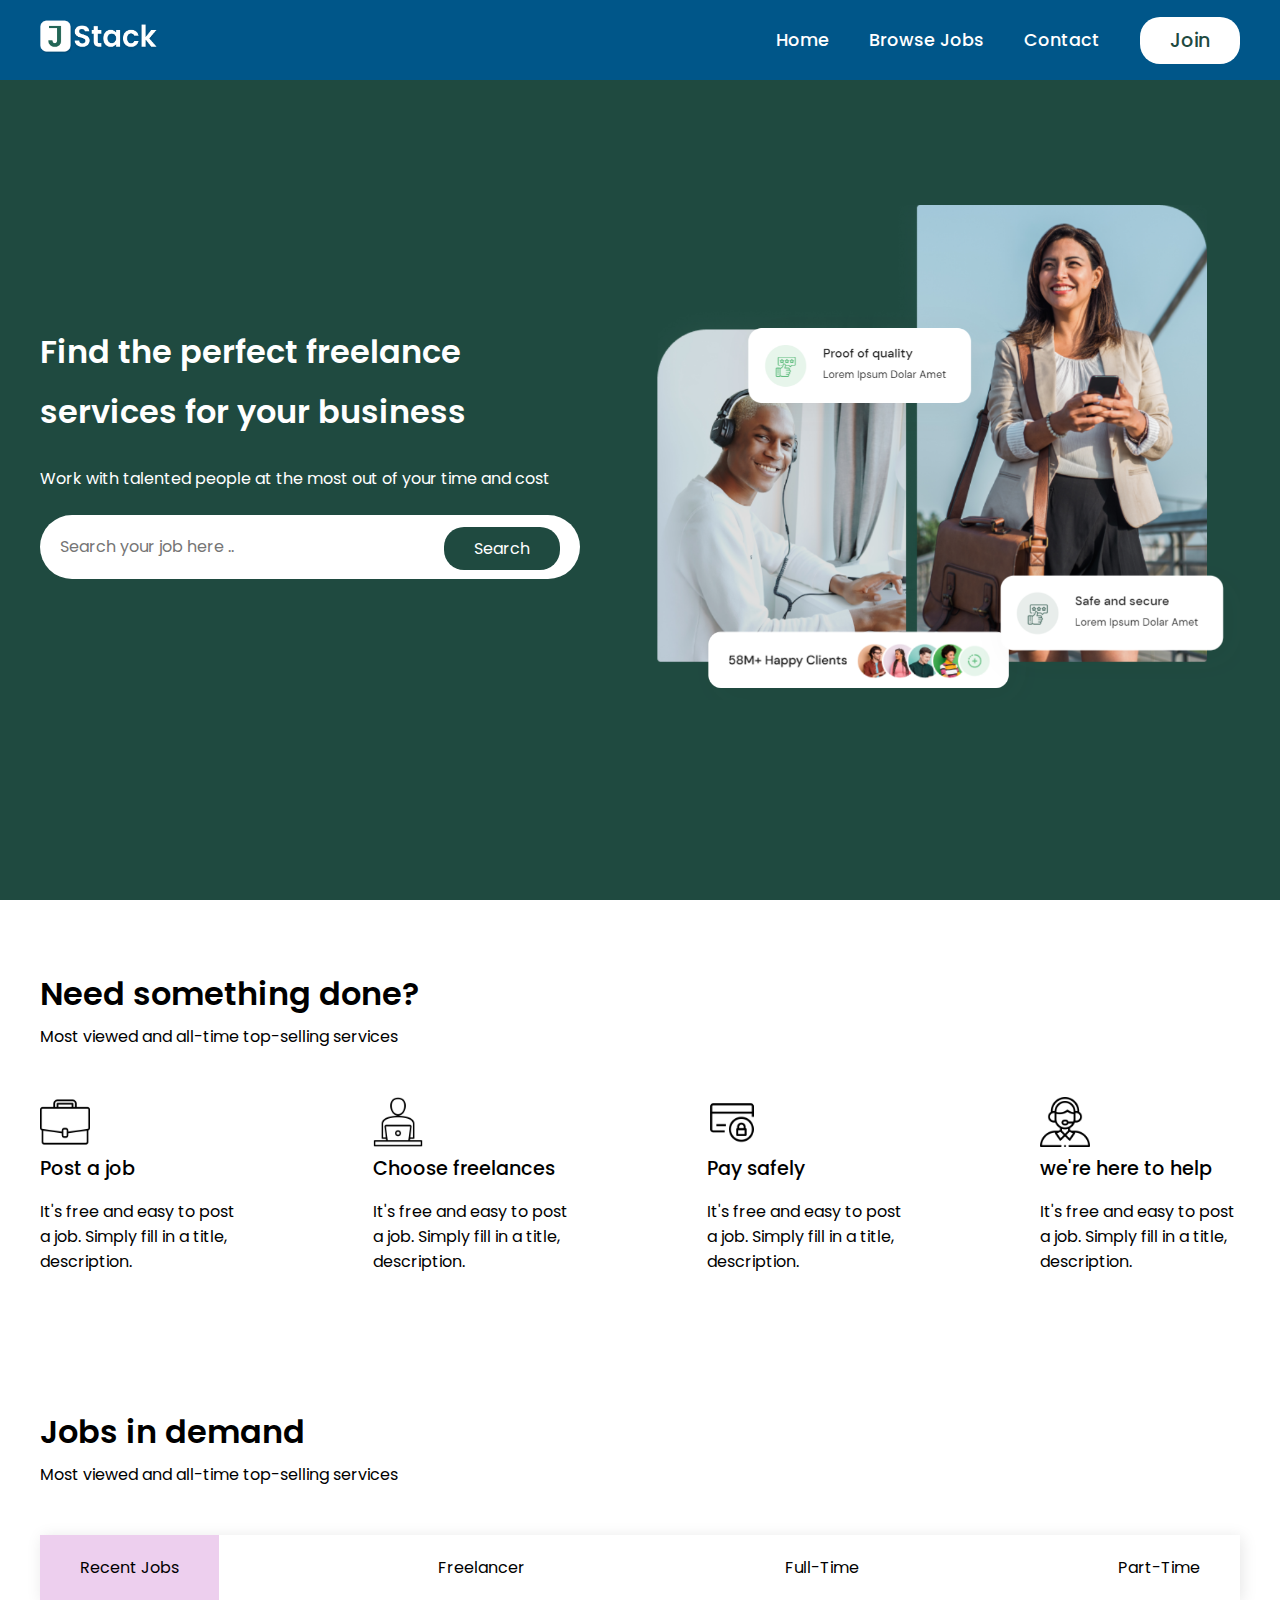
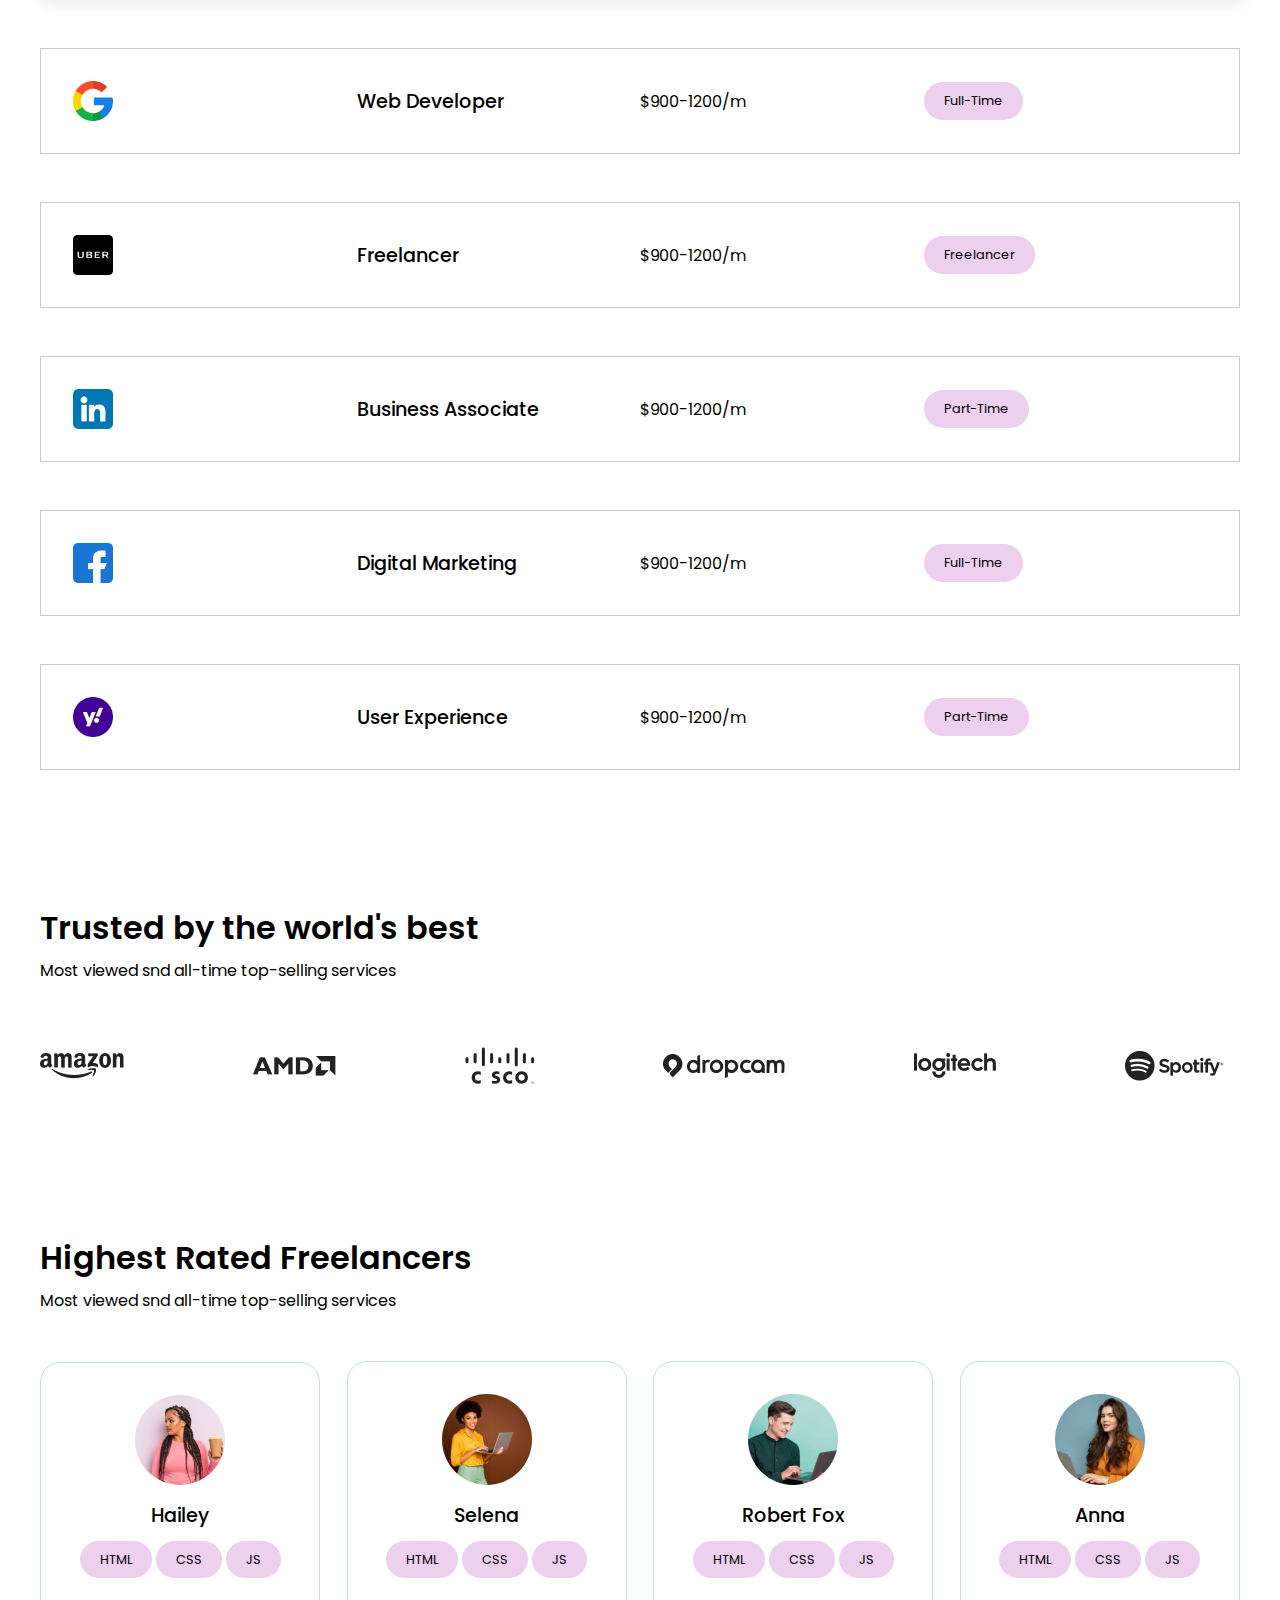
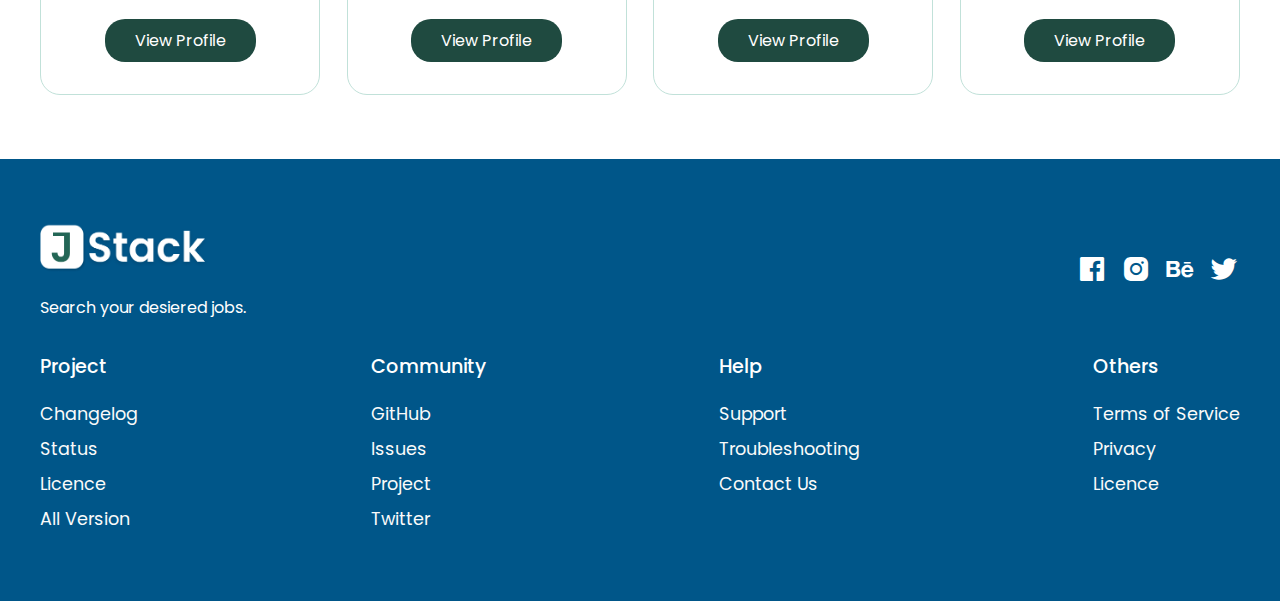
<file: HireHub/index.html>
<!DOCTYPE html>
<html lang="en">
  <head>
    <meta charset="UTF-8" />
    <meta name="viewport" content="width=device-width, initial-scale=1.0" />
    <title>JSTACK - Search Jobs</title>
    <link rel="stylesheet" href="style.css" />
    <link
      href="https://unpkg.com/boxicons@2.1.4/css/boxicons.min.css"
      rel="stylesheet"
    />
  </head>

  <body>
    <!-- Header  Section-->

    <header>
      <div id="navbar" class="obj-width">
        <a href="http://127.0.0.1:5500/JSTACK-Job-Portal-Website-main/index.html">
          <img class="logo" src="images/logo.png" alt=""
        /></a>
        <ul id="menu">
          <li><a href="http://127.0.0.1:5500/JSTACK-Job-Portal-Website-main/index.html">Home</a></li>
          <li><a href="http://127.0.0.1:5500/JSTACK-Job-Portal-Website-main/jobs/job.html">Browse Jobs</a></li>
          <li><a href="http://127.0.0.1:5500/JSTACK-Job-Portal-Website-main/contact.html">Contact</a></li>
          <button id="w-btn">Join</button>
        </ul>

        <i id="bar" class="bx bx-menu"></i>
      </div>
    </header>

    <!-- Hero  Section-->

    <section class="hero">
      <div class="hero-box obj-width">
        <div class="h-left">
          <h2>Find the perfect freelance services for your business</h2>
          <p>Work with talented people at the most out of your time and cost</p>
          <div class="search">
            <input type="text" placeholder="Search your job here .." />
            <a id="g-btn" href="#">Search</a>
          </div>
        </div>
        <div class="h-right">
          <img src="images/hero1.PNG" alt="" />
        </div>
      </div>
    </section>

    <!-- Features  Section-->

    <section class="features sec-space obj-width">
      <h2>Need something done?</h2>
      <p>Most viewed and all-time top-selling services</p>
      <div class="fe-box">
        <div>
          <img src="images/fe 1.png" alt="" />
          <h3>Post a job</h3>
          <p>
            It's free and easy to post a job. Simply fill in a title,
            description.
          </p>
        </div>

        <div>
          <img src="images/fe 2.png" alt="" />
          <h3>Choose freelances</h3>
          <p>
            It's free and easy to post a job. Simply fill in a title,
            description.
          </p>
        </div>

        <div>
          <img src="images/fe 3.png" alt="" />
          <h3>Pay safely</h3>
          <p>
            It's free and easy to post a job. Simply fill in a title,
            description.
          </p>
        </div>

        <div>
          <img src="images/fe 4.png" alt="" />
          <h3>we're here to help</h3>
          <p>
            It's free and easy to post a job. Simply fill in a title,
            description.
          </p>
        </div>
      </div>
    </section>

    <!-- Job Listing  Section-->

    <section class="jobs sec-space obj-width">
      <h2>Jobs in demand</h2>
      <p>Most viewed and all-time top-selling services</p>

      <ul class="job-id">
        <li data-target="all" class="active">Recent Jobs</li>
        <li data-target="freelancer">Freelancer</li>
        <li data-target="fullTime">Full-Time</li>
        <li data-target="partTime">Part-Time</li>
      </ul>
      <div class="jobs-container">
        <li data-item="fulltime" class="jList">
          <img src="images/google.png" alt="" />
          <h3>Web Developer</h3>
          <p>$900-1200/m</p>
          <span id="key">Full-Time</span>
        </li>

        <li data-item="freelancer" class="jList">
          <img src="images/uber.png" alt="" />
          <h3>Freelancer</h3>
          <p>$900-1200/m</p>
          <span id="key">Freelancer</span>
        </li>
        <li data-item="partTime" class="jList">
          <img src="images/linkedin.png" alt="" />
          <h3>Business Associate</h3>
          <p>$900-1200/m</p>
          <span id="key">Part-Time</span>
        </li>
        <li data-item="fullTime" class="jList">
          <img src="images/facebook.png" alt="" />
          <h3>Digital Marketing</h3>
          <p>$900-1200/m</p>
          <span id="key">Full-Time</span>
        </li>

        <li data-item="partTime" class="jList">
          <img src="images/yahoo.png" alt="" />
          <h3>User Experience</h3>
          <p>$900-1200/m</p>
          <span id="key">Part-Time</span>
        </li>
      </div>
    </section>

    <!-- Brand  Section-->
    <section class="trust sec-space obj-width">
      <h2>Trusted by the world's best</h2>
      <p>Most viewed snd all-time top-selling services</p>

      <div class="t-box">
        <img src="images/t1.png" alt="" />
        <img src="images/t2.png" alt="" />
        <img src="images/t3.png" alt="" />
        <img src="images/t4.png" alt="" />
        <img src="images/t5.png" alt="" />
        <img src="images/t6.png" alt="" />
      </div>
    </section>

    <!-- Team  Section-->

    <section class="team sec-space obj-width">
      <h2>Highest Rated Freelancers</h2>
      <p>Most viewed snd all-time top-selling services</p>

      <div class="team-container">
        <div class="fL-box">
          <img src="images/fl-1.png" alt="" />
          <h3>Hailey</h3>
          <div class="skiLL">
            <span id="key">HTML</span>
            <span id="key">CSS</span>
            <span id="key">JS</span>
          </div>
          <a href="#" id="g-btn">View Profile</a>
        </div>
        <div class="fL-box">
          <img src="images/fl-2.png" alt="" />
          <h3>Selena</h3>
          <div class="skiLL">
            <span id="key">HTML</span>
            <span id="key">CSS</span>
            <span id="key">JS</span>
          </div>
          <a href="#" id="g-btn">View Profile</a>
        </div>
        <div class="fL-box">
          <img src="images/fl-3.png" alt="" />
          <h3>Robert Fox</h3>
          <div class="skiLL">
            <span id="key">HTML</span>
            <span id="key">CSS</span>
            <span id="key">JS</span>
          </div>
          <a href="#" id="g-btn">View Profile</a>
        </div>
        <div class="fL-box">
          <img src="images/fl-4.png" alt="" />
          <h3>Anna</h3>
          <div class="skiLL">
            <span id="key">HTML</span>
            <span id="key">CSS</span>
            <span id="key">JS</span>
          </div>
          <a href="#" id="g-btn">View Profile</a>
        </div>
      </div>
    </section>

    <!-- Footer  Section-->
  <footer class="footer">
    <div class="obj-width">
      <div class="top">
        <div>
          <img class="logo" src="images/logo.png" alt="">
          <p>Search your desiered jobs.</p>
        </div>
        <div>
          <a href="https://youtube.com/@memer_0715?si=JjX1kTSd0mKwl0E0"><i class='bx bxl-facebook-square'></i></a>

          <a href="https://youtube.com/@memer_0715?si=JjX1kTSd0mKwl0E0"><i class='bx bxl-instagram-alt'></i></a>

          <a href="https://youtube.com/@memer_0715?si=JjX1kTSd0mKwl0E0"><i class='bx bxl-behance'></i></a>

          <a href="https://youtube.com/@memer_0715?si=JjX1kTSd0mKwl0E0"><i class='bx bxl-twitter'></i></a>
        </div>
      </div>
      <div class="bottom">
        <div>
        <h3>Project</h3>
        <a href="#">Changelog </a>
        <a href="#">Status </a>
        <a href="#">Licence </a>
        <a href="#">All  Version  </a>
    </div>
    <div>
      <h3>Community</h3>
      <a href="#">GitHub </a>
      <a href="#">Issues </a>
      <a href="#">Project </a>
      <a href="#">Twitter </a>
  </div>

  <div>
    <h3>Help</h3>
    <a href="#">Support </a>
    <a href="#">Troubleshooting </a>
    <a href="#">Contact  Us </a>
   
</div>
<div>
  <h3>Others</h3>
  <a href="#">Terms of Service </a>
  <a href="#">Privacy </a>
  <a href="#">Licence </a>
 
</div>



      </div>
    </div>
  </footer>









    
    <script src="script.js"></script>
    <script src="toggle.js"></script>
  </body>
</html>
</file>
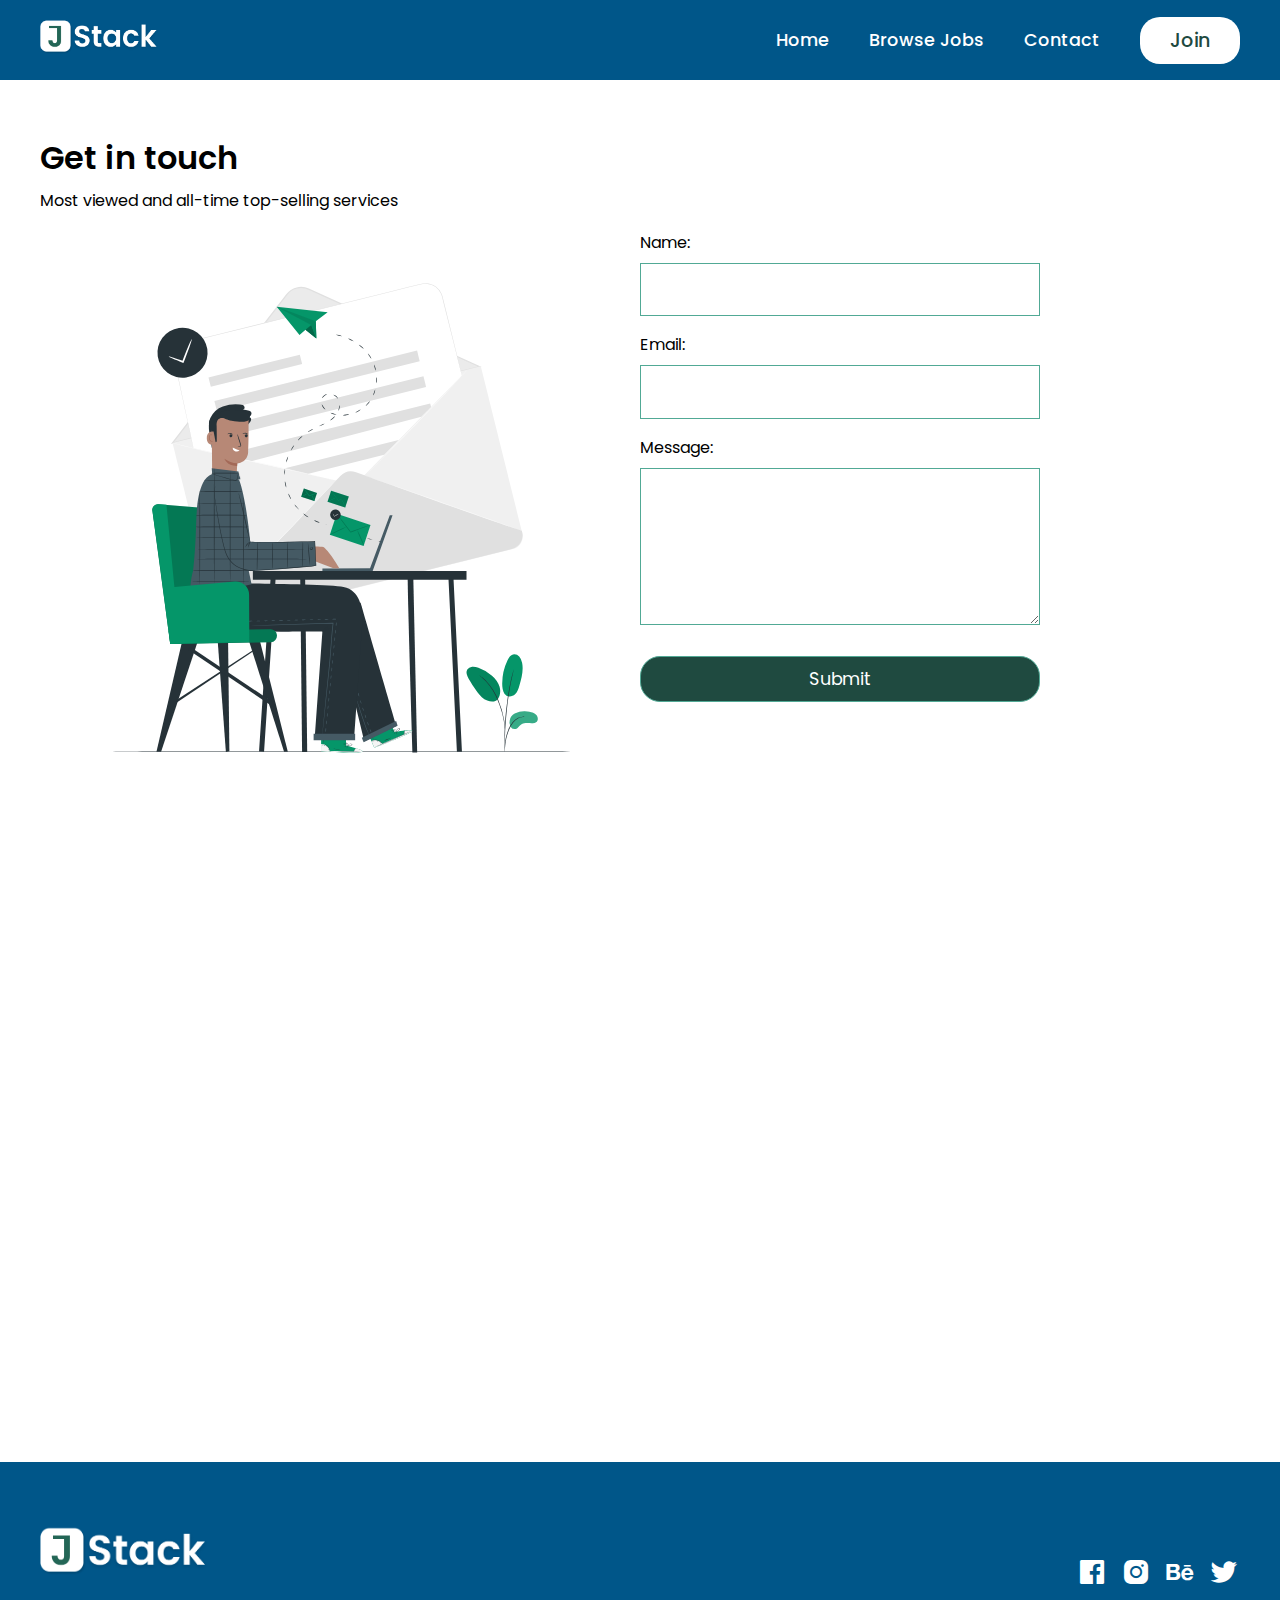
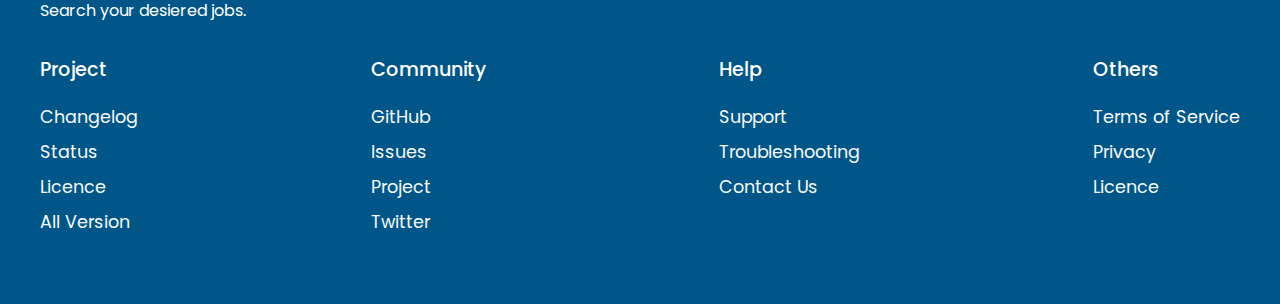
<file: HireHub/contact.html>
<!DOCTYPE html>
<html lang="en">
  <head>
    <meta charset="UTF-8" />
    <meta name="viewport" content="width=device-width, initial-scale=1.0" />
    <title>JSTACK - Search Jobs</title>
    <link rel="stylesheet" href="style.css" />
    <link
      href="https://unpkg.com/boxicons@2.1.4/css/boxicons.min.css"
      rel="stylesheet"
    />
  </head>

  <body>
    <!-- Header  Section-->

    <header>
      <div id="navbar" class="obj-width">
        <a href="index.html">
          <img class="logo" src="images/logo.png" alt=""
        /></a>
        <ul id="menu">
          <li><a href="http://127.0.0.1:5500/JSTACK-Job-Portal-Website-main/index.html">Home</a></li>
          <li><a href="http://127.0.0.1:5500/JSTACK-Job-Portal-Website-main/jobs/job.html">Browse Jobs</a></li>
          <li><a href="http://127.0.0.1:5500/JSTACK-Job-Portal-Website-main/contact.html">Contact</a></li>
          <button id="w-btn">Join</button>
        </ul>

        <i id="bar" class="bx bx-menu"></i>
      </div>
    </header>

    <!-- contact Section -->

    <section class="contact obj-width sec-space extra-space">
      <div class="contact-img">
        <h2>Get in touch</h2>
        <p>Most viewed and all-time top-selling services</p>
        <img src="images/contact.svg" alt="" />
      </div>
      <form id="contact-form" method="POST" action="send_email.php">
        <label for="name">Name:</label>
        <input type="text" name="name" id="name" autocomplete="off" required />

        <label for="email">Email:</label>
        <input
          type="email"
          name="email"
          id="email"
          autocomplete="off"
          required
        />

        <label for="message">Message:</label>
        <textarea name="message" id="message" rows="5" required></textarea>
        <input type="submit" id="g-btn" value="Submit" />
      </form>
    </section>

    <section class="contact obj-width sec-space">
        <iframe src="https://www.google.com/maps/embed?pb=!1m18!1m12!1m3!1d234700.74934683295!2d77.40589145000001!3d23.199409700000007!2m3!1f0!2f0!3f0!3m2!1i1024!2i768!4f13.1!3m3!1m2!1s0x397c428f8fd68fbd%3A0x2155716d572d4f8!2sBhopal%2C%20Madhya%20Pradesh!5e0!3m2!1sen!2sin!4v1742918117456!5m2!1sen!2sin" width="100%" height="450" style="border:0;" allowfullscreen="" loading="lazy" referrerpolicy="no-referrer-when-downgrade"></iframe>
    </section>

    <!-- Footer  Section-->
    <footer class="footer">
      <div class="obj-width">
        <div class="top">
          <div>
            <img class="logo" src="images/logo.png" alt="" />
            <p>Search your desiered jobs.</p>
          </div>
          <div>
            <a href="https://youtube.com/@memer_0715?si=JjX1kTSd0mKwl0E0"
              ><i class="bx bxl-facebook-square"></i
            ></a>

            <a href="https:youtube.com/@memer_0715?si=JjX1kTSd0mKwl0E0"
              ><i class="bx bxl-instagram-alt"></i
            ></a>

            <a href="https:youtube.com/@memer_0715?si=JjX1kTSd0mKwl0E0"
              ><i class="bx bxl-behance"></i
            ></a>

            <a href="https:youtube.com/@memer_0715?si=JjX1kTSd0mKwl0E0"
              ><i class="bx bxl-twitter"></i
            ></a>
          </div>
        </div>
        <div class="bottom">
          <div>
            <h3>Project</h3>
            <a href="#">Changelog </a>
            <a href="#">Status </a>
            <a href="#">Licence </a>
            <a href="#">All Version </a>
          </div>
          <div>
            <h3>Community</h3>
            <a href="#">GitHub </a>
            <a href="#">Issues </a>
            <a href="#">Project </a>
            <a href="#">Twitter </a>
          </div>

          <div>
            <h3>Help</h3>
            <a href="#">Support </a>
            <a href="#">Troubleshooting </a>
            <a href="#">Contact Us </a>
          </div>
          <div>
            <h3>Others</h3>
            <a href="#">Terms of Service </a>
            <a href="#">Privacy </a>
            <a href="#">Licence </a>
          </div>
        </div>
      </div>
    </footer>

    <script src="script.js"></script>
    <script src="toggle.js"></script>
  </body>
</html>
</file>
<file: HireHub/style.css>
@import url("https://fonts.googleapis.com/css2?family=Poppins:wght@100;200;300;400;500;600;700;800&display=swap");

* {
  margin: 0;
  padding: 0;
  box-sizing: border-box;
  font-family: "Poppins", sans-serif;
}

body {
  position: relative;
}

/* Global CSS */

h1 {
  font-size: 3rem;
  font-weight: 600;
}

h2 {
  font-size: 2rem;
  font-weight: 600;
  line-height: 60px;
}
h3 {
  font-size: 1.2rem;
  padding-bottom: 1rem;
  font-weight: 500;
}
#w-btn {
  margin-left: 40px;
  background: #fff;
  color: #1f4a40;
  padding: 9px 30px;
  border-radius: 20px;
  font-size: 1.2rem;
  font-weight: 500;
  box-shadow: none;
  border: none;
}
#g-btn{
  text-decoration: none;
  background-color: #1f4a40;
  color: #fff;
  padding: 9px 30px;

  border-radius: 20px;
  cursor: pointer;
}

.sec-space {
  padding: 4rem 0;


}
.extra-space {
  padding-top: 8rem;
}
.obj-width {
  max-width: 1200px;
  margin: auto;
}

/* Navbar */

header {
  background-color: #005689;
  position: fixed;
  top: 0;
  right: 0;
  width: 100%;
  z-index: 999;
}

#navbar {
  display: flex;
  justify-content: space-between;
  align-items: center;
  height: 80px;
}
#navbar .logo {
  width: 120px;
}
#menu {
  display: flex;
  justify-content: flex-end;
  align-items: center;
  list-style: none;
}
#menu li a {
  color: #fff;
  text-decoration: none;
  margin-left: 40px;
  font-size: 1.1rem;
  font-weight: 500;
}
#bar {
  color: #fff;
  display: none;
}

/* hero */
.hero{
  background-color: #1f4a40;

}
.hero-box{
  display: flex;
  justify-content: space-between;
  height: 100vh;
  align-items: center; 
  padding: 8rem 0;
}
.h-left{
  width: 45%;
  color: #fff;

}
.h-left p{
  padding: 1.5rem 0;
}
.search{
  position: relative;
}

.search input{
  width: 100%;
  height: 4rem;
  border-radius: 35px;
  padding: 0 20px;
  font-size: 1rem;
  outline: none;
  border: none;
}
.search a{
  position: absolute;
  top: 12px;
  right: 20px;


}

.h-right{
  width: 50%;

}
.h-right img{
  width: 100%;
  object-fit: cover;
}
.features .fe-box{
display: flex;
justify-content: space-between;
align-items: center;
flex-wrap: wrap;
}
.features .fe-box div{
  width: 200px;
}
.features .fe-box img{
  width: 50px;
  margin-top: 3rem;
}
.jobs .job-id{
  margin-top: 3rem;
  display: flex;
  justify-content: space-between;
  align-items: center;
  list-style: none;
  box-shadow: 2px 2px 15px rgba(0, 0, 0, 0.1);
}
.jobs .job-id li{
  padding: 20px 40px;
  cursor: pointer;
  color: #000;
}
.jobs .job-id li.active{
  background-color: #edcfee;
  color:#000;
}
 .jobs .jList{
  margin-top: 3rem;
  display: grid;
  grid-template-columns: repeat(4, 1fr);
  border: 1px solid #ccc;
  align-items: center;
  justify-items: start;
  cursor: pointer;
  color: #000;
  padding: 2rem 2rem;
 }
 .jobs .jList.delete{
  display: none;
 }
 .jobs .jList:hover{
  background: #ecf1ee;
 }
 .jobs .jList img{
  width: 40px;
 }
 .jobs .jList h3{
   padding-bottom: 0;
}
.trust .t-box{
   display: flex;
   align-items: center;
   flex-wrap: wrap;
   justify-content: space-between;
   padding-top: 3rem;
}
.trust .t-box img{
  margin: 1rem 1rem 1rem 0;
}
.team-container{
  display: flex;
  justify-content: space-between;
  align-items: center;
  flex-wrap: wrap;
}
.team-container .fL-box{
  border: 1px solid #c1e1d9;
  width: 280px;
  padding:  2rem 0;
  border-radius: 20px;
  margin-top: 3rem;
  display: flex;
  flex-direction: column;
  justify-content: center;
  align-items: center;

}
.fL-box img{
  border-radius: 50%;
  margin-bottom: 1rem;
}
.skiLL{
  padding-bottom: 3rem;
}

#key{
   font-size: 0.8rem;
   background-color: #edcfee;
   padding:  10px 20px;
   border-radius: 20px;

}

/* Footer */
footer{
  background:#005689;
  color: #fff;
  padding: 4rem 0;

}
.top{
  display: flex;
  align-items: center;
  text-align: start;
  justify-content: space-between;
  flex-wrap: wrap;
}

.top .logo{
  width: 170px;
  margin-bottom: 1rem;
}
.top i{
  color: #fff;
  font-size: 2rem;
  margin-left: 0.5rem;
}
.bottom{
  padding-top: 2rem;
  text-align: start;
  display: flex;
  justify-content: space-between;
  flex-wrap: wrap;
}
.bottom div{
  display: flex;
  flex-direction: column;
}
.bottom a{
  text-decoration: none;
  color: #fafafa;
  line-height: 35px;
  font-size: 1.1rem;
}


/* Browser Jobs */
  .jobs form{
    margin-top:3rem ;
    width: 100%;
    border: 1px solid #51a995;
    border-radius: 5px;
    display: flex;
    justify-content: space-between;
    align-items: center;
  }
  .jobs form i{
    padding-left: 1rem;
    font-size: 1.1rem;
    font-weight: bold;
  }
  .jobs form input{
    width: 100%;
    border: none;
    outline: none;
    padding: 1rem 0.5rem;
    font-size: 1.1rem;
  }
   /* Job Details Page */

  .job-header{
    display: flex;
    justify-content: space-between;
    align-items: center;
    background: #f8fcfa;
    border: 1px solid #51a995;
    border-radius: 38px;
    padding: 2rem;
  }
  .job-img-row{
    display: flex;
    align-items: center;
  }
  .job-header img{
    width: 100px;
    background: #fff;
    padding: 1rem;
    border-radius: 15px;
    margin-right: 2rem;
  }


  .job-description p{
    padding-bottom: 2rem;

  }
/* Contact Section */
.contact{
  display: flex;
  align-items: center;
}
.contact-img{
  width: 50%;
}
.contact-img img{
  width: 100%;
  height: 100%;
  object-fit: cover;
}
.contact form{
  max-width: 400px;
}
.contact input, .contact textarea{
  width: 100%;
  margin: 0.5rem 0 1rem 0;
  border: 1px solid #51a995;
  box-shadow: none;
  outline: none;
  padding: 0.8rem 0.5rem;
  font-size: 1.1rem;
}






/* media  Section*/


@media(max-width:1200px){
  .obj-width {
    width: 95%;
    
  }
}

@media (max-width: 699px) {
  #menu {
    background-color: #fff;
    display: block;
    width: 280px;
    height: auto;
    position: absolute;
    top: 80px;
    right: -100%;
    padding: 30px 0;
    box-shadow: 0px 2px 10px rgba(0, 0, 0, 0.2);
    border-radius: 13px;
    opacity: 0;
    transition: all 0.3s ease;
  }
  #menu.active {
    right: 10px;
    opacity: 1;
  }
  #menu li {
    padding: 1rem;
  }
  #menu li a {
    color: #1f4a40;
  }

  #bar {
    /* color: #fff; */
    display: block;
    font-size: 1.7rem;
    cursor: pointer;
  }

  #w-btn {
    margin: 20px 0 0 50px;
    background: #1f4a40;
    color: #fff;
  }

  .hero-box{
    flex-direction: column-reverse;
    justify-content: center;
    height: auto;
    align-items: start; 
  }

  .h-left{
    width: 100%;


  }
  .h-right{
    display: none;
  }

  .features .fe-box div{
    width: 40%;
  }
  
.jobs .job-id{
   position: relative;
   width: 100%;
   overflow: scroll;
   -ms-overflow-style: none;
   scrollbar-width: none;
}  

.jobs .job-id li{
  padding: 20px 30px;
  text-wrap: nowrap;
}
.jobs-container{
  display: flex;
  justify-content: space-between;
  flex-wrap: wrap;
  margin-top: 2rem;
}

.jobs .jList{
   width: 48%;
   margin-top: 1rem;
   grid-template-columns: repeat(1, 1fr);
   grid-gap: 15px;
   pad: 2rem 1rem;
   text-align: center;
   justify-items: center;
}


 .team-container .fL-box{
   width: 48%;
   text-align: center;
   border-radius: 10px;
   margin-top: 1rem;


 }
 .skiLL{
  padding-bottom: 3rem;
 }

 /* footer */

 .top i{
  margin: 1rem 1rem 0 0;
 }
   .bottom div{
    width: 50%;
    margin-bottom: 50px;
   }

   /* Jobs Details  */
    .job-header{
      display: flex;
      flex-direction: column;
      justify-content: flex-start;
      align-items: flex-start;
      border-radius: 15px;
      padding: 1rem;
    }
   .job-img-row{
    margin-bottom: 1.5rem;
   }
   .job-header img{
    padding: 0rem;
    border-radius: 10px;
   }

   /* Contact Section */
   .contact{
    display: flex;
    flex-direction: column;
    align-items: flex-start;
   }
   .contact-img{
    width: 100%;
   }
   .contact-img img{
    width: 70%;
    height: auto;
   }
}
</file>
